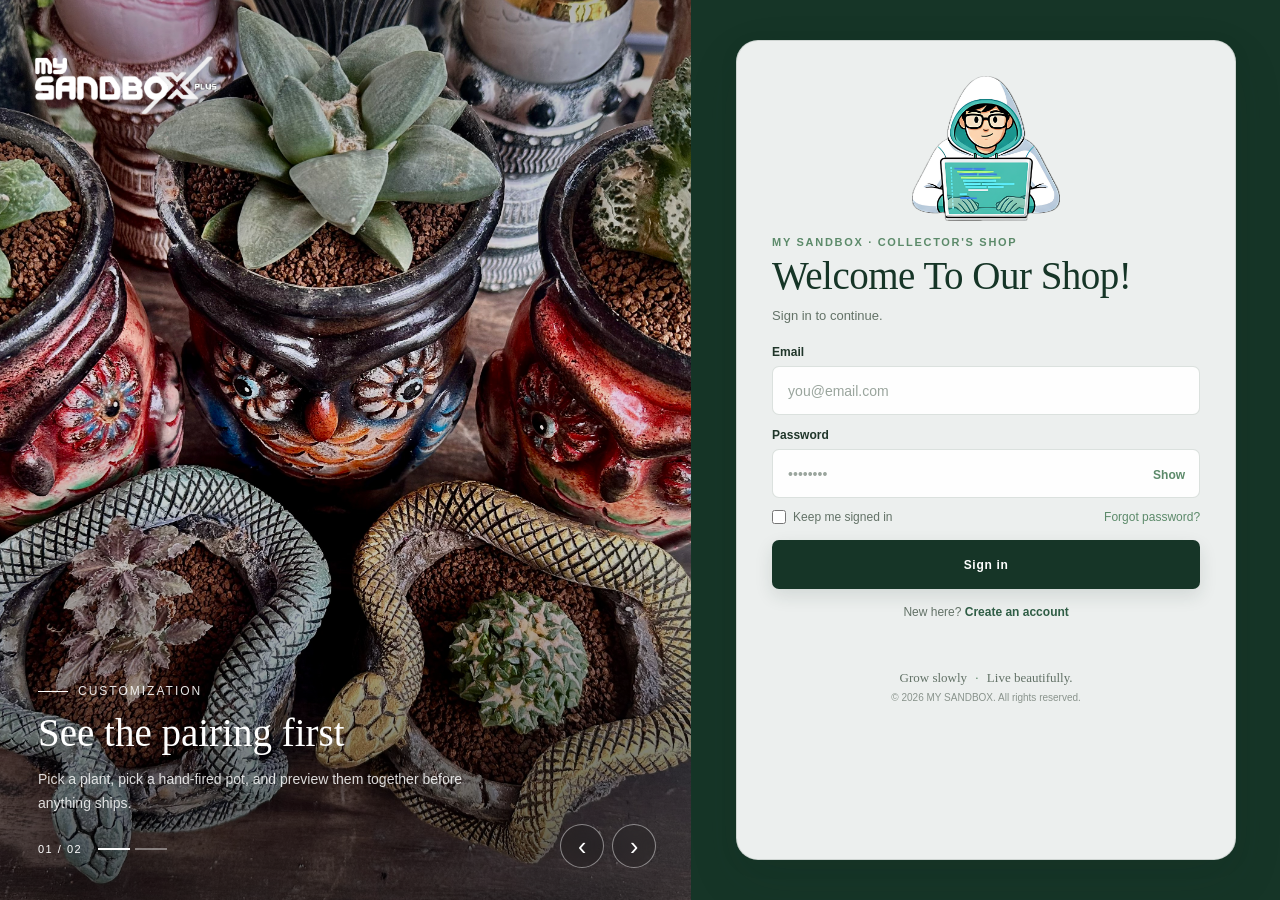
<file: FRONTEND/index.html>
<!DOCTYPE html>
<html lang="en">

<head>
    <meta charset="UTF-8">
    <meta name="viewport" content="width=device-width, initial-scale=1.0">
    <meta name="description" content="MY SANDBOX - A collector's shop for plants and hand-fired pots">
    <title>MY SANDBOX</title>
    <link rel="stylesheet" href="style.css">
</head>

<body>

<div class="page">

    <!-- FEATURED -->

    <section class="featured-section">

        <h1 class="visually-hidden">MY SANDBOX</h1>

        <!-- SLIDE 1 -->

        <div class="slide active">

            <img src="assets/1762958850561_IMG_7708.jpg" alt="Plants and hand-fired pots">

            <div class="image-overlay"></div>

            <!-- BRAND LOGO -->

            <div class="brand-logo">
                <a href="#" aria-label="MY SANDBOX home">
                    <img src="assets/image_2026-01-24_234948998.png" alt="MY SANDBOX">
                </a>
            </div>

            <!-- SLIDE INFORMATION -->

            <div class="slide-info">

                <div class="small-title">
                    <span class="line"></span>
                    <span>Customization</span>
                </div>

                <h2>See the pairing first</h2>

                <p>
                    Pick a plant, pick a hand-fired pot, and preview
                    them together before anything ships.
                </p>

                <div class="slide-number">

                    <span>01 / 02</span>

                    <div class="slide-bars">
                        <span class="active-bar"></span>
                        <span></span>
                    </div>

                </div>

            </div>

        </div>

        <!-- SLIDE 2 -->

        <div class="slide">

            <img src="assets/1763008272173_IMG_8043.jpg" alt="Collection of MY SANDBOX plants">

            <div class="image-overlay"></div>

            <!-- BRAND LOGO -->

            <div class="brand-logo">
                <a href="#" aria-label="MY SANDBOX home">
                    <img src="assets/image_2026-01-24_234948998.png" alt="MY SANDBOX">
                </a>
            </div>

            <!-- SLIDE INFORMATION -->

            <div class="slide-info">

                <div class="small-title">
                    <span class="line"></span>
                    <span>Discover</span>
                </div>

                <h2>Follow the collection</h2>

                <p>
                    Discover new plants, pots, care notes, and
                    updates from the collection.
                </p>

                <div class="slide-number">

                    <span>02 / 02</span>

                    <div class="slide-bars">
                        <span></span>
                        <span class="active-bar"></span>
                    </div>

                </div>

            </div>

        </div>

        <!-- SLIDESHOW NAVIGATION -->

        <nav class="slide-controls" aria-label="Slideshow controls">

            <button type="button" onclick="previousSlide()" aria-label="Previous slide">
                ‹
            </button>

            <button type="button" onclick="nextSlide()" aria-label="Next slide">
                ›
            </button>

        </nav>

    </section>

    <!-- ACCOUNT -->

    <aside class="authentication-section" aria-label="Account Authentication">

        <div class="auth-container">

            <!-- AUTH BRAND -->

            <header class="auth-brand">

                <img src="assets/auth-image.png" alt="MY SANDBOX">

            </header>

            <!-- LOGIN -->
        <section id="loginForm" class="auth-screen">
            <header class="auth-header">
                <p class="shop-label">MY SANDBOX · Collector's Shop</p>
                <h2>Welcome To Our Shop!</h2>
                <p>Sign in to continue.</p>
            </header>

            <form onsubmit="login(event)" novalidate>

                <div class="form-group">
                    <label for="loginEmail">Email</label>
                    <input
                        type="email"
                        id="loginEmail"
                        name="email"
                        placeholder="you@email.com"
                        autocomplete="email"
                        required>
                </div>

                <div class="form-group">
                    <label for="loginPassword">Password</label>

                    <div class="password-field">
                        <input
                            type="password"
                            id="loginPassword"
                            name="password"
                            placeholder="••••••••"
                            autocomplete="current-password"
                            required>

                        <button
                            type="button"
                            onclick="togglePassword('loginPassword', this)"
                            aria-label="Show password">
                            Show
                        </button>
                    </div>
                </div>

                <div class="login-options">
                    <label class="check-label">
                        <input
                            type="checkbox"
                            id="remember"
                            name="remember">

                        <span>Keep me signed in</span>
                    </label>

                    <button
                        type="button"
                        class="forgot"
                        onclick="forgotPassword()">
                        Forgot password?
                    </button>
                </div>

                <button class="main-button" type="submit">
                    Sign in
                </button>

            </form>

            <p class="bottom-text">
                New here?
                <button
                    type="button"
                    class="green-link"
                    onclick="showRegister()">
                    Create an account
                </button>
            </p>
        </section>

            <!-- REGISTER -->

            <section id="registerForm" class="auth-screen hidden">

                <header class="auth-header">

                    <p class="shop-label">
                        MY SANDBOX · Collector's Shop
                    </p>

                    <h2>Create Your Account</h2>

                </header>

                <form onsubmit="register(event)" novalidate>

                    <div class="form-group">

                        <label for="fullName">
                            Full name
                        </label>

                        <input type="text" id="fullName" name="fullName" placeholder="Juan Dela Cruz" autocomplete="name" required>

                    </div>

                    <div class="form-group">

                        <label for="registerEmail">
                            Email
                        </label>

                        <input type="email" id="registerEmail" name="email" placeholder="you@email.com" autocomplete="email" required>

                    </div>

                    <div class="two-column">

                        <div class="form-group">

                            <label for="registerPassword">
                                Password
                            </label>

                            <div class="password-field">

                                <input type="password" id="registerPassword" name="password" placeholder="At least 8 characters" minlength="8" autocomplete="new-password" required>

                                <button type="button" onclick="togglePassword('registerPassword', this)" aria-label="Show password">
                                    Show
                                </button>

                            </div>

                        </div>

                        <div class="form-group">

                            <label for="confirmPassword">
                                Confirm password
                            </label>

                            <div class="password-field">

                                <input type="password" id="confirmPassword" name="confirmPassword" placeholder="Repeat password" minlength="8" autocomplete="new-password" required>

                                <button type="button" onclick="togglePassword('confirmPassword', this)" aria-label="Show password">
                                    Show
                                </button>

                            </div>

                        </div>

                    </div>

                    <button class="main-button" type="submit">
                        Create account
                    </button>

                </form>

                <p class="bottom-text">

                    Already have an account?

                    <button type="button" class="green-link" onclick="showLogin()">
                        Sign in
                    </button>

                </p>

            </section>

            <!-- STATUS MESSAGE -->

            <output id="message" class="message" aria-live="polite"></output>

            <!-- FOOTER -->

            <footer class="sandbox-footer">

                <div>
                    Grow slowly <span>·</span> Live beautifully.
                </div>

                <div class="copyright">
                    © 2026 MY SANDBOX. All rights reserved.
                </div>

            </footer>

        </div>

    </aside>

</div>

<script src="script.js"></script>

</body>
</html>
</file>
<file: FRONTEND/style.css>
:root {
    --forest: #163527;
    --pine: #2F5D45;
    --moss: #5C8A6A;
    --sage: #A9C6A6;
    --mint: #E9F1E4;
    --cream: #F7F4EA;
    --white: #FFFFFF;
    --clay: #C98554;
    --text: #20362A;
    --muted: #637267;
    --line: rgba(22, 53, 39, .15);
}

/* RESET */

* {
    box-sizing: border-box;
    margin: 0;
    padding: 0;
}

html {
    width: 100%;
    min-height: 100%;
}

body {
    width: 100%;
    min-height: 100vh;
    min-height: 100svh;
    background: var(--cream);
    color: var(--text);
    font-family: Arial, Helvetica, sans-serif;
    overflow: hidden;
}

button,
input {
    font: inherit;
}

/* ACCESSIBILITY */

.visually-hidden {
    position: absolute;
    width: 1px;
    height: 1px;
    padding: 0;
    margin: -1px;
    overflow: hidden;
    clip: rect(0, 0, 0, 0);
    white-space: nowrap;
    border: 0;
}

/* MAIN PAGE */

.page {
    width: 100%;
    min-height: 100vh;
    min-height: 100svh;
    display: grid;
    grid-template-columns: minmax(0, 56fr) minmax(360px, 44fr);
}

/* FEATURED */

.featured-section {
    position: relative;
    width: 100%;
    min-width: 0;
    min-height: 100vh;
    min-height: 100svh;
    overflow: hidden;
    background: var(--forest);
}

/* SLIDES */

.slide {
    position: absolute;
    inset: 0;
    width: 100%;
    height: 100%;
    opacity: 0;
    visibility: hidden;
    transition: opacity .6s ease, visibility .6s ease;
}

.slide.active {
    opacity: 1;
    visibility: visible;
}

.slide > img {
    width: 100%;
    height: 100%;
    display: block;
    object-fit: cover;
    transform: scale(1.01);
}

/* IMAGE OVERLAY */

.image-overlay {
    position: absolute;
    inset: 0;
    background: linear-gradient(to bottom, rgba(0, 0, 0, .28), rgba(0, 0, 0, .04) 38%, rgba(0, 0, 0, .18) 60%, rgba(0, 0, 0, .68));
}

/* BRAND LOGO */

.brand-logo {
    position: absolute;
    top: 34px;
    left: 42px;
    z-index: 5;
}

.brand-logo a {
    display: block;
    text-decoration: none;
}

.brand-logo img {
    width: 300px;
    height: auto;
    display: block;
    margin-top: 20px;
    object-fit: contain;
}

/* SLIDE INFORMATION */

.slide-info {
    position: absolute;
    left: 50px;
    bottom: 50px;
    z-index: 5;
    max-width: 520px;
    color: white;
}

.small-title {
    display: flex;
    align-items: center;
    gap: 10px;
    margin-bottom: 15px;
    color: rgba(255, 255, 255, .9);
    font-size: 12px;
    letter-spacing: 2px;
    text-transform: uppercase;
}

.line {
    width: 30px;
    height: 1px;
    flex-shrink: 0;
    background: white;
}

.slide-info h2 {
    margin-bottom: 14px;
    color: white;
    font-family: Georgia, "Times New Roman", serif;
    font-size: clamp(38px, 3.5vw, 55px);
    font-weight: 400;
    line-height: 1.05;
}

.slide-info p {
    max-width: 470px;
    color: rgba(255, 255, 255, .84);
    font-size: 14px;
    line-height: 1.7;
}

/* SLIDE NUMBER */

.slide-number {
    display: flex;
    align-items: center;
    gap: 16px;
    margin-top: 27px;
    font-size: 11px;
    letter-spacing: 1.5px;
}

.slide-bars {
    display: flex;
    gap: 5px;
}

.slide-bars span {
    width: 32px;
    height: 2px;
    background: rgba(255, 255, 255, .4);
}

.slide-bars .active-bar {
    background: white;
}

/* SLIDESHOW CONTROLS */

.slide-controls {
    position: absolute;
    right: 35px;
    bottom: 32px;
    z-index: 10;
    display: flex;
    gap: 8px;
}

.slide-controls button {
    width: 44px;
    height: 44px;
    border: 1px solid rgba(255, 255, 255, .45);
    border-radius: 50%;
    background: rgba(0, 0, 0, .12);
    color: white;
    cursor: pointer;
    font-size: 25px;
    line-height: 1;
    backdrop-filter: blur(8px);
    transition: .2s ease;
}

.slide-controls button:hover {
    background: white;
    color: var(--forest);
    transform: translateY(-2px);
}

/* AUTHENTICATION */

.authentication-section {
    position: relative;
    width: 100%;
    min-width: 0;
    min-height: 100vh;
    min-height: 100svh;
    display: flex;
    justify-content: center;
    align-items: center;
    padding: 20px;
    background: var(--forest);
    border-left: 1px solid rgba(22, 53, 39, .08);
    overflow-y: auto;
    overflow-x: hidden;
}

/* AUTH CONTAINER */

.auth-container {
    width: min(520px, 100%);
    min-height: min(90svh, 850px);
    display: flex;
    flex-direction: column;
    justify-content: flex-start;
    padding: 28px 42px 30px;
    background: rgba(255, 255, 255, .92);
    border: 1px solid rgba(22, 53, 39, .14);
    border-radius: 22px;
    box-shadow: 0 20px 50px rgba(22, 53, 39, .12), 0 5px 18px rgba(22, 53, 39, .08);
    overflow: hidden;
}

/* AUTH LOGO */

.auth-brand {
    width: 100%;
    height: 180px;
    display: flex;
    align-items: flex-start;
    justify-content: center;
    flex-shrink: 0;
    padding-top: 15px;
    margin-bottom: 15px;
    overflow: visible;
    background: transparent;
}

.auth-brand img {
    width: auto;
    height: 170px;
    max-width: 100%;
    display: block;
    object-fit: contain;
    transition: transform .3s ease;
}

.auth-brand:hover img {
    transform: scale(1.03);
}

/* AUTH SCREEN */

.auth-screen {
    width: 100%;
}

.hidden {
    display: none !important;
}

/* AUTH HEADER */

.auth-header {
    margin-bottom: 19px;
}

.shop-label {
    margin-bottom: 8px;
    color: var(--moss);
    font-size: 11px;
    font-weight: 700;
    letter-spacing: 1.7px;
    text-transform: uppercase;
}

.auth-header h2 {
    margin-bottom: 9px;
    color: var(--forest);
    font-family: Georgia, "Times New Roman", serif;
    font-size: 43px;
    font-weight: 400;
    line-height: 1.05;
    letter-spacing: -.5px;
}

.auth-header > p:last-child {
    max-width: 410px;
    color: var(--muted);
    font-size: 14px;
    line-height: 1.55;
}

/* FORMS */

.auth-screen form {
    display: flex;
    flex-direction: column;
    width: 100%;
}

.form-group {
    width: 100%;
    margin-bottom: 0;
}

.form-group label {
    display: block;
    margin-bottom: 7px;
    color: var(--text);
    font-size: 12px;
    font-weight: 700;
}

/* INPUTS */

input {
    width: 100%;
    height: 49px;
    margin-bottom: 13px;
    padding: 0 15px;
    border: 1px solid var(--line);
    border-radius: 7px;
    outline: none;
    background: rgba(255, 255, 255, .94);
    color: var(--text);
    font-size: 14px;
    transition: border-color .2s ease, box-shadow .2s ease, background .2s ease;
}

input:hover {
    border-color: rgba(92, 138, 106, .35);
}

input:focus {
    border-color: var(--moss);
    background: white;
    box-shadow: 0 0 0 3px rgba(92, 138, 106, .08);
}

input::placeholder {
    color: #9AA59D;
}

/* PASSWORD FIELD */

.password-field {
    position: relative;
    width: 100%;
}

.password-field input {
    padding-right: 65px;
}

.password-field button {
    position: absolute;
    top: 42%;
    right: 15px;
    transform: translateY(-50%);
    border: none;
    background: transparent;
    color: var(--moss);
    cursor: pointer;
    font-size: 12px;
    font-weight: 700;
}

.password-field button:hover {
    color: var(--forest);
}

/* LOGIN OPTIONS */

.login-options {
    display: flex;
    align-items: center;
    justify-content: space-between;
    gap: 15px;
    margin: -1px 0 16px;
}

.check-label {
    display: flex;
    align-items: center;
    gap: 7px;
    color: var(--muted);
    font-size: 12px;
    cursor: pointer;
}

.check-label input {
    width: 14px;
    height: 14px;
    margin: 0;
    padding: 0;
    accent-color: var(--forest);
    cursor: pointer;
}

.forgot {
    border: none;
    background: transparent;
    color: var(--moss);
    cursor: pointer;
    font-size: 12px;
    white-space: nowrap;
}

.forgot:hover {
    color: var(--forest);
    text-decoration: underline;
}

/* MAIN BUTTON */

.main-button {
    width: 100%;
    height: 49px;
    border: none;
    border-radius: 7px;
    background: var(--forest);
    color: white;
    cursor: pointer;
    font-size: 12px;
    font-weight: 700;
    letter-spacing: .7px;
    box-shadow: 0 7px 18px rgba(22, 53, 39, .12);
    transition: background .2s ease, transform .2s ease, box-shadow .2s ease;
}

.main-button:hover {
    background: var(--pine);
    transform: translateY(-1px);
    box-shadow: 0 9px 22px rgba(22, 53, 39, .16);
}

.main-button:active {
    transform: translateY(0);
}

/* REGISTER FORM */

.two-column {
    display: grid;
    grid-template-columns: minmax(0, 1fr) minmax(0, 1fr);
    gap: 11px;
    width: 100%;
}

/* BOTTOM TEXT */

.bottom-text {
    margin-top: 14px;
    color: var(--muted);
    text-align: center;
    font-size: 12px;
    line-height: 1.5;
}

.green-link {
    border: none;
    background: transparent;
    color: var(--pine);
    cursor: pointer;
    font-size: 12px;
    font-weight: 700;
}

.green-link:hover {
    color: var(--forest);
    text-decoration: underline;
}

/* MESSAGE */

.message {
    display: block;
    width: 100%;
    min-height: 18px;
    margin-top: 5px;
    color: var(--clay);
    text-align: center;
    font-size: 11px;
    line-height: 1.4;
}

/* FOOTER */

.sandbox-footer {
    width: 100%;
    margin-top: 25px;
    color: var(--muted);
    text-align: center;
    font-family: Georgia, "Times New Roman", serif;
    font-size: 13px;
    line-height: 1.4;
}

.sandbox-footer span {
    padding: 0 5px;
    color: var(--moss);
}

.copyright {
    margin-top: 4px;
    color: #8A948D;
    font-family: Arial, Helvetica, sans-serif;
    font-size: 10px;
}

/* LARGE SCREENS */

@media (min-width: 1500px) {
    .page {
        grid-template-columns: minmax(0, 57fr) minmax(400px, 43fr);
    }

    .authentication-section {
        padding: 25px;
    }

    .auth-container {
        width: min(520px, 100%);
        min-height: min(90svh, 880px);
        padding: 30px 45px 32px;
    }

    .auth-brand {
        height: 185px;
    }

    .auth-brand img {
        height: 175px;
    }

    .auth-header h2 {
        font-size: 46px;
    }

    .auth-header > p:last-child {
        font-size: 15px;
    }

    .brand-logo {
        top: 42px;
        left: 52px;
    }

    .slide-info {
        left: 62px;
        bottom: 58px;
    }
}

/* LAPTOP */

@media (max-width: 1300px) {
    .page {
        grid-template-columns: minmax(0, 54fr) minmax(390px, 46fr);
    }

    .authentication-section {
        padding: 18px;
    }

    .auth-container {
        width: min(500px, 100%);
        min-height: min(92svh, 820px);
        padding: 25px 35px 28px;
    }

    .auth-brand {
        height: 155px;
        padding-top: 10px;
    }

    .auth-brand img {
        height: 145px;
    }

    .auth-header h2 {
        font-size: 39px;
    }

    .auth-header > p:last-child {
        font-size: 13px;
    }

    .brand-logo {
        left: 32px;
        top: 30px;
    }

    .brand-logo img {
        width: 190px;
    }

    .slide-info {
        left: 38px;
        bottom: 45px;
    }

    .slide-info h2 {
        font-size: 39px;
    }
}

/* TABLET */

@media (max-width: 1050px) {
    .page {
        grid-template-columns: minmax(0, 52fr) minmax(380px, 48fr);
    }

    .authentication-section {
        padding: 15px;
    }

    .auth-container {
        width: min(480px, 100%);
        padding: 23px 30px 25px;
    }

    .auth-brand {
        height: 140px;
        padding-top: 8px;
        margin-bottom: 12px;
    }

    .auth-brand img {
        height: 130px;
    }

    .auth-header {
        margin-bottom: 16px;
    }

    .auth-header h2 {
        font-size: 36px;
    }

    .auth-header > p:last-child {
        font-size: 13px;
    }

    input {
        height: 47px;
        margin-bottom: 11px;
    }

    .main-button {
        height: 47px;
    }

    .slide-info {
        left: 30px;
        bottom: 38px;
        max-width: 440px;
    }

    .slide-info h2 {
        font-size: 35px;
    }

    .slide-info p {
        font-size: 13px;
    }

    .brand-logo {
        left: 28px;
        top: 25px;
    }

    .brand-logo img {
        width: 160px;
    }
}

/* TABLET / MOBILE */

@media (max-width: 900px) {
    body {
        overflow-y: auto;
        overflow-x: hidden;
    }

    .page {
        display: block;
        width: 100%;
        min-height: 100vh;
        min-height: 100svh;
    }

    .featured-section {
        width: 100%;
        height: 55svh;
        min-height: 400px;
        max-height: 650px;
    }

    .authentication-section {
        width: 100%;
        min-height: 600px;
        padding: 35px 20px;
        border-left: none;
        overflow: visible;
    }

    .auth-container {
        width: min(520px, 100%);
        min-height: auto;
        padding: 28px 38px 30px;
    }

    .auth-brand {
        height: 150px;
    }

    .auth-brand img {
        height: 140px;
    }

    .auth-header h2 {
        font-size: 38px;
    }

    .auth-header > p:last-child {
        font-size: 14px;
    }

    .slide-info {
        left: 30px;
        right: 30px;
        bottom: 35px;
    }

    .slide-info h2 {
        font-size: 34px;
    }

    .slide-info p {
        font-size: 12px;
    }

    .brand-logo {
        top: 24px;
        left: 28px;
    }

    .brand-logo img {
        width: 150px;
    }

    .slide-controls {
        right: 25px;
        bottom: 25px;
    }
}

/* MOBILE */

@media (max-width: 750px) {
    .featured-section {
        height: 52svh;
        min-height: 360px;
    }

    .authentication-section {
        min-height: 680px;
        padding: 30px 16px;
    }

    .auth-container {
        width: min(500px, 100%);
        padding: 27px 30px 28px;
        border-radius: 20px;
    }

    .auth-brand {
        height: 135px;
        padding-top: 8px;
        margin-bottom: 12px;
    }

    .auth-brand img {
        height: 125px;
    }

    .auth-header h2 {
        font-size: 35px;
    }

    .auth-header > p:last-child {
        font-size: 13px;
    }

    .shop-label {
        font-size: 10px;
    }

    .slide-info {
        left: 25px;
        right: 25px;
        bottom: 25px;
    }

    .slide-info h2 {
        font-size: 30px;
    }

    .slide-info p {
        max-width: 390px;
        font-size: 11px;
    }

    .brand-logo {
        top: 20px;
        left: 22px;
    }

    .brand-logo img {
        width: 135px;
    }

    .slide-controls {
        right: 18px;
        bottom: 18px;
    }

    .slide-controls button {
        width: 40px;
        height: 40px;
        font-size: 22px;
    }
}

/* SMALL MOBILE */

@media (max-width: 600px) {
    .featured-section {
        height: 48svh;
        min-height: 330px;
    }

    .authentication-section {
        min-height: 700px;
        padding: 25px 12px;
    }

    .auth-container {
        width: 100%;
        padding: 25px 24px 27px;
        border-radius: 18px;
    }

    .auth-brand {
        height: 125px;
    }

    .auth-brand img {
        height: 115px;
    }

    .auth-header {
        margin-bottom: 17px;
    }

    .auth-header h2 {
        font-size: 32px;
    }

    .auth-header > p:last-child {
        font-size: 13px;
    }

    .two-column {
        grid-template-columns: 1fr;
        gap: 0;
    }

    .login-options {
        align-items: flex-start;
        gap: 10px;
    }

    .slide-info h2 {
        font-size: 27px;
    }

    .slide-info p {
        font-size: 10px;
        line-height: 1.5;
    }

    .small-title {
        font-size: 10px;
    }

    .brand-logo img {
        width: 120px;
    }
}

/* VERY SMALL MOBILE */

@media (max-width: 420px) {
    .featured-section {
        height: 45svh;
        min-height: 300px;
    }

    .authentication-section {
        min-height: 700px;
        padding: 20px 10px;
    }

    .auth-container {
        padding: 23px 20px 25px;
        border-radius: 16px;
    }

    .auth-brand {
        height: 110px;
        padding-top: 5px;
        margin-bottom: 10px;
    }

    .auth-brand img {
        height: 100px;
    }

    .shop-label {
        font-size: 9px;
        letter-spacing: 1.3px;
    }

    .auth-header h2 {
        font-size: 29px;
    }

    .auth-header > p:last-child {
        font-size: 12px;
    }

    input {
        height: 46px;
        font-size: 13px;
    }

    .main-button {
        height: 46px;
    }

    .bottom-text {
        font-size: 11px;
    }

    .green-link {
        font-size: 11px;
    }

    .slide-info {
        left: 20px;
        right: 20px;
        bottom: 20px;
    }

    .slide-info h2 {
        font-size: 24px;
    }

    .slide-number {
        margin-top: 18px;
        font-size: 9px;
    }

    .slide-bars span {
        width: 25px;
    }

    .slide-controls {
        right: 12px;
        bottom: 12px;
    }

    .slide-controls button {
        width: 36px;
        height: 36px;
        font-size: 20px;
    }

    .brand-logo {
        top: 15px;
        left: 17px;
    }

    .brand-logo img {
        width: 105px;
    }
}

/* EXTRA SMALL DEVICES */

@media (max-width: 350px) {
    .authentication-section {
        padding: 15px 8px;
    }

    .auth-container {
        padding: 20px 16px 22px;
    }

    .auth-brand {
        height: 100px;
    }

    .auth-brand img {
        height: 90px;
    }

    .auth-header h2 {
        font-size: 26px;
    }

    .login-options {
        flex-direction: column;
        align-items: flex-start;
    }

    .forgot {
        white-space: normal;
    }
}
</file>
<file: FRONTEND/members.css>
:root {
    --forest: #163527;
    --pine: #2F5D45;
    --moss: #5C8A6A;
    --sage: #A9C6A6;
    --mint: #E9F1E4;
    --clay: #C98554;
    --white: #F7FAF3;
    --line: rgba(22, 53, 39, 0.25);
    --shadow: 8px 8px 0 rgba(22, 53, 39, 0.13);
    --soft-shadow: 0 20px 50px rgba(22, 53, 39, 0.12);
}

* {
    box-sizing: border-box;
    margin: 0;
    padding: 0;
}

html {
    scroll-behavior: smooth;
}

body {
    background: var(--mint);
    color: var(--forest);
    font-family: Arial, Helvetica, sans-serif;
    overflow-x: hidden;
}

body.modal-open {
    overflow: hidden;
}

button,
a {
    font: inherit;
}

button {
    cursor: pointer;
}

a {
    color: inherit;
    text-decoration: none;
}

img {
    display: block;
    max-width: 100%;
}

section {
    position: relative;
}

/* LOADING SCREEN */

.plant-loader {
    position: fixed;
    inset: 0;
    z-index: 1000;
    width: 100%;
    height: 100vh;
    background: var(--forest);
    color: var(--mint);
    display: flex;
    align-items: center;
    justify-content: center;
    transition: opacity 0.7s ease, visibility 0.7s ease;
}

.plant-loader.hide {
    opacity: 0;
    visibility: hidden;
    pointer-events: none;
}

.loading-interface {
    width: 90%;
    min-height: 85vh;
    display: flex;
    flex-direction: column;
    justify-content: space-between;
}

.loading-top {
    display: flex;
    justify-content: space-between;
    align-items: center;
    padding-bottom: 20px;
    border-bottom: 1px solid rgba(233, 241, 228, 0.25);
    font-size: 13px;
    letter-spacing: 2px;
}

.loading-character {
    position: relative;
    min-height: 300px;
    display: flex;
    align-items: center;
    justify-content: center;
    border: 1px solid rgba(233, 241, 228, 0.25);
    overflow: hidden;
}

.loading-character img {
    width: 1000px;
    height: 350px;
    object-fit: contain;
    animation: loadingFloat 3s ease-in-out infinite;
}

.loading-character-label {
    position: absolute;
    top: 18px;
    left: 20px;
    font-size: 11px;
    letter-spacing: 2px;
}

.loading-corner {
    position: absolute;
    bottom: 18px;
    font-size: 12px;
    letter-spacing: 2px;
}

.loading-corner-left {
    left: 20px;
}

.loading-corner-right {
    right: 20px;
}

@keyframes loadingFloat {
    0%, 100% {
        transform: translateY(0);
    }

    50% {
        transform: translateY(-10px);
    }
}

.loading-information {
    width: 100%;
}

.loading-information > p {
    color: var(--sage);
    font-size: 12px;
    letter-spacing: 2px;
    margin-bottom: 12px;
}

.loading-title-row {
    display: flex;
    align-items: flex-end;
    justify-content: space-between;
}

.loading-title-row h1 {
    font-size: clamp(40px, 8vw, 90px);
    line-height: 0.9;
    font-weight: 700;
}

#loadingPercent {
    font-size: 24px;
    font-weight: bold;
}

.loading-progress {
    width: 100%;
    height: 8px;
    margin-top: 28px;
    background: rgba(233, 241, 228, 0.15);
    overflow: hidden;
}

#loadingProgressBar {
    width: 0%;
    height: 100%;
    background: var(--clay);
    transition: width 0.1s linear;
}

.loading-meta {
    display: flex;
    justify-content: space-between;
    gap: 20px;
    margin-top: 12px;
    color: var(--sage);
    font-size: 11px;
    letter-spacing: 1px;
}

.loading-footer {
    display: flex;
    justify-content: space-between;
    gap: 20px;
    padding-top: 20px;
    border-top: 1px solid rgba(233, 241, 228, 0.25);
    font-size: 11px;
    letter-spacing: 1.5px;
    color: var(--sage);
}

/* SITE HEADER */

.site-header {
    position: fixed;
    top: 0;
    left: 0;
    z-index: 100;
    width: 100%;
    height: 82px;
    display: flex;
    align-items: center;
    justify-content: space-between;
    padding: 0 35px;
    background: rgba(233, 241, 228, 0.94);
    backdrop-filter: blur(12px);
    border-bottom: 1px solid var(--line);
}

.site-logo {
    width: 58px;
    height: 58px;
    display: flex;
    align-items: center;
    justify-content: center;
}

.site-logo img {
    width: 58px;
    height: 58px;
    object-fit: contain;
}

.site-nav {
    position: absolute;
    left: 50%;
    transform: translateX(-50%);
    display: flex;
    align-items: center;
    justify-content: center;
    gap: 55px;
}

.nav-link {
    font-size: 20px;
    font-weight: 800;
    letter-spacing: 2px;
    padding: 10px 4px;
    position: relative;
}

.nav-link::after {
    content: "";
    position: absolute;
    left: 0;
    bottom: 2px;
    width: 0;
    height: 3px;
    background: var(--clay);
    transition: width 0.2s ease;
}

.nav-link:hover::after,
.nav-link.active::after {
    width: 100%;
}

.exit-button {
    border: 1px solid var(--forest);
    background: transparent;
    color: var(--forest);
    padding: 10px 4px;
    font-size: 20px;
    font-weight: 800;
    letter-spacing: 2px;
    transition: background 0.2s ease, color 0.2s ease;
}

.exit-button:hover {
    background: var(--forest);
    color: var(--white);
}

/* HOME */

.hero-section {
    min-height: 100vh;
    padding: 150px 5% 80px;
    background: radial-gradient(circle at 20% 20%, rgba(169, 198, 166, 0.45), transparent 28%), radial-gradient(circle at 80% 70%, rgba(201, 133, 84, 0.15), transparent 25%), var(--mint);
    overflow: hidden;
}

.paper-grid {
    position: absolute;
    inset: 0;
    pointer-events: none;
    opacity: 0.25;
    background-image: linear-gradient(rgba(22, 53, 39, 0.08) 1px, transparent 1px), linear-gradient(90deg, rgba(22, 53, 39, 0.08) 1px, transparent 1px);
    background-size: 45px 45px;
}

.hero-depth {
    position: absolute;
    inset: 0;
    pointer-events: none;
}

.depth-circle {
    position: absolute;
    border: 1px solid rgba(47, 93, 69, 0.2);
    border-radius: 50%;
}

.depth-one {
    width: 480px;
    height: 480px;
    right: -150px;
    top: 100px;
}

.depth-two {
    width: 280px;
    height: 280px;
    left: -100px;
    bottom: 120px;
}

.depth-line {
    position: absolute;
    width: 45%;
    height: 1px;
    background: rgba(47, 93, 69, 0.18);
}

.depth-line-one {
    top: 32%;
    left: 0;
    transform: rotate(-15deg);
}

.depth-line-two {
    bottom: 25%;
    right: 0;
    transform: rotate(12deg);
}

.hero-content {
    position: relative;
    z-index: 2;
    max-width: 900px;
    margin: 0 auto;
    text-align: center;
}

.hero-kicker {
    font-size: 12px;
    letter-spacing: 3px;
    font-weight: bold;
    color: var(--pine);
}

.hero-content h2 {
    margin-top: 18px;
    font-size: clamp(50px, 8vw, 100px);
    line-height: 0.9;
    letter-spacing: -4px;
}

.hero-content h2 span {
    display: block;
    color: var(--pine);
}

.hero-description {
    max-width: 600px;
    margin: 25px auto;
    font-size: 17px;
    line-height: 1.6;
    color: var(--pine);
}

.personality-instruction {
    margin-top: 20px;
    font-size: 13px;
    letter-spacing: 1.5px;
}

.personality-instruction strong {
    color: var(--clay);
}

.discover-button {
    margin-top: 25px;
    padding: 16px 24px;
    border: 0;
    background: var(--forest);
    color: var(--white);
    font-weight: bold;
    letter-spacing: 1px;
    box-shadow: var(--shadow);
    transition: transform 0.2s ease, background 0.2s ease;
}

.discover-button span {
    margin-left: 12px;
}

.discover-button:hover {
    transform: translateY(-4px);
    background: var(--clay);
}

/* HOME PERSONALITY CARDS */

.personality-cards {
    position: relative;
    z-index: 3;
    width: min(1200px, 96%);
    margin: 70px auto 0;
    display: flex;
    align-items: stretch;
    justify-content: center;
    gap: 20px;
}

.personality-card {
    position: relative;
    width: 25%;
    min-height: 360px;
    overflow: hidden;
    border: 1px solid var(--forest);
    background: var(--white);
    box-shadow: var(--shadow);
    transition: transform 0.25s ease, box-shadow 0.25s ease;
}

.personality-card:nth-child(1) {
    transform: rotate(-2deg);
}

.personality-card:nth-child(2) {
    transform: rotate(1deg);
}

.personality-card:nth-child(3) {
    transform: rotate(-1deg);
}

.personality-card:nth-child(4) {
    transform: rotate(2deg);
}

.personality-card:hover {
    transform: translateY(-12px) rotate(0deg);
    box-shadow: 12px 15px 0 rgba(22, 53, 39, 0.16);
}

.personality-card img {
    width: 100%;
    height: 280px;
    object-fit: cover;
    object-position: center;
    padding: 0;
    background: var(--sage);
}

.personality-number {
    position: absolute;
    top: 12px;
    left: 12px;
    z-index: 2;
    width: 38px;
    height: 38px;
    display: flex;
    align-items: center;
    justify-content: center;
    background: var(--forest);
    color: var(--white);
    font-size: 12px;
    font-weight: bold;
}

.personality-card-info {
    min-height: 80px;
    padding: 15px 17px;
    display: flex;
    flex-direction: column;
    justify-content: center;
}

.personality-card-info strong {
    font-size: 19px;
    letter-spacing: 1px;
}

.personality-card-info span {
    margin-top: 5px;
    font-size: 10px;
    letter-spacing: 1.5px;
    color: var(--pine);
}

.hero-bottom-note {
    position: relative;
    z-index: 3;
    margin-top: 60px;
    text-align: center;
    font-size: 10px;
    letter-spacing: 2px;
    color: var(--pine);
}

/* MEMBERS */

.members-section {
    position: relative;
    padding: 110px 5% 100px;
    background: var(--forest);
    color: var(--white);
    overflow: hidden;
}

.members-background-number {
    position: absolute;
    top: 40px;
    right: -40px;
    font-size: clamp(100px, 18vw, 260px);
    font-weight: 900;
    color: rgba(169, 198, 166, 0.05);
    pointer-events: none;
}

.members-heading {
    position: relative;
    z-index: 2;
    max-width: 1200px;
    margin: 0 auto;
    display: flex;
    align-items: flex-end;
    justify-content: space-between;
    gap: 50px;
}

.section-label {
    color: var(--sage);
    font-size: 11px;
    letter-spacing: 2px;
    font-weight: bold;
}

.members-heading h2,
.about-heading h2 {
    margin-top: 10px;
    font-size: clamp(48px, 7vw, 90px);
    line-height: 0.9;
    letter-spacing: -3px;
}

.members-heading h2 span,
.about-heading h2 span {
    color: var(--sage);
}

.section-lead {
    max-width: 580px;
    margin-top: 20px;
    color: rgba(247, 250, 243, 0.72);
    line-height: 1.6;
}

.system-panel {
    width: 330px;
    padding: 20px;
    flex-shrink: 0;
    border: 1px solid rgba(233, 241, 228, 0.2);
    background: rgba(47, 93, 69, 0.35);
}

.system-panel-top {
    display: flex;
    justify-content: space-between;
    font-size: 10px;
    letter-spacing: 1.5px;
}

.system-panel-top strong {
    color: var(--sage);
}

.system-meter {
    height: 7px;
    margin: 20px 0;
    background: rgba(233, 241, 228, 0.12);
}

.system-meter span {
    display: block;
    width: 78%;
    height: 100%;
    background: var(--sage);
}

.system-readout {
    display: flex;
    flex-wrap: wrap;
    gap: 8px 15px;
    font-size: 9px;
    color: var(--sage);
}

.system-panel p {
    margin-top: 18px;
    font-size: 9px;
    line-height: 1.5;
    color: var(--clay);
}

/* SANDBOX INTRODUCTION */

.sandbox-introduction {
    position: relative;
    z-index: 2;
    max-width: 1200px;
    margin: 70px auto 25px;
    padding: 25px 0;
    border-top: 1px solid rgba(233, 241, 228, 0.2);
    border-bottom: 1px solid rgba(233, 241, 228, 0.2);
    display: flex;
    align-items: center;
    justify-content: space-between;
    gap: 40px;
}

.sandbox-introduction span {
    font-size: 10px;
    letter-spacing: 2px;
    color: var(--sage);
}

.sandbox-introduction h3 {
    margin-top: 8px;
    font-size: 21px;
}

.sandbox-introduction p {
    margin-top: 5px;
    color: rgba(247, 250, 243, 0.6);
}

.sandbox-introduction > strong {
    color: var(--clay);
    font-size: 11px;
    letter-spacing: 1px;
    white-space: nowrap;
}

/* PERSONALITY FIELD */

.personality-field {
    max-width: 1200px;
    margin: 0 auto 20px;
    display: flex;
    align-items: center;
    justify-content: space-between;
    gap: 20px;
    color: var(--sage);
    font-size: 10px;
    letter-spacing: 1.5px;
}

.personality-field strong {
    color: var(--white);
}

/* MEMBER LIST */

.members-list {
    position: relative;
    z-index: 2;
    width: min(1200px, 100%);
    margin: 0 auto;
    display: flex;
    flex-wrap: wrap;
    gap: 25px;
}

/* MEMBER CARD */

.member-card {
    --personality: var(--pine);
    width: calc(50% - 12.5px);
    min-height: 570px;
    padding: 20px;
    display: flex;
    flex-direction: column;
    justify-content: space-between;
    background: linear-gradient(145deg, rgba(247, 250, 243, 0.08), rgba(47, 93, 69, 0.55));
    border: 1px solid rgba(247, 250, 243, 0.18);
    box-shadow: 0 18px 40px rgba(0, 0, 0, 0.18);
    transition: transform 0.25s ease, border-color 0.25s ease;
}

.member-card:hover {
    transform: translateY(-8px);
    border-color: var(--personality);
}

.member-anxiety {
    --personality: var(--pine);
}

.member-ennui {
    --personality: var(--moss);
}

.member-pressure {
    --personality: var(--clay);
}

.member-clown {
    --personality: var(--sage);
}

/* CARD HEADER */

.member-card-header {
    display: flex;
    justify-content: space-between;
    padding-bottom: 15px;
    border-bottom: 1px solid rgba(247, 250, 243, 0.14);
    font-size: 10px;
    letter-spacing: 1.5px;
}

.member-card-header strong {
    color: var(--personality);
}

/* CARD MAIN */

.member-card-main {
    display: flex;
    align-items: stretch;
    gap: 20px;
    flex: 1;
    padding: 20px 0;
}

.personality-image {
    position: relative;
    width: 55%;
    min-height: 330px;
    overflow: hidden;
    background: #000;
    border: 1px solid rgba(247, 250, 243, 0.15);
}

.personality-image::after {
    content: "";
    position: absolute;
    inset: 0;
    background: linear-gradient(to top, rgba(0, 0, 0, 0.65), transparent 55%);
    pointer-events: none;
}

.personality-image img {
    width: 100%;
    height: 100%;
    object-fit: cover;
    object-position: center;
    transform: scale(1);
    transition: transform 0.3s ease;
}

.member-card:hover .personality-image img {
    transform: scale(0.96);
}

.image-placeholder {
    position: absolute;
    top: 15px;
    left: 15px;
    z-index: 2;
    padding: 6px 8px;
    background: rgba(0, 0, 0, 0.55);
    color: var(--white);
    font-size: 9px;
    letter-spacing: 1px;
}

.image-label {
    position: absolute;
    bottom: 15px;
    left: 15px;
    z-index: 2;
    color: var(--white);
    font-size: 10px;
    letter-spacing: 1.5px;
}

/* CARD INFO */

.member-card-info {
    width: 45%;
    display: flex;
    flex-direction: column;
    justify-content: center;
}

.detected-label {
    color: var(--personality);
    font-size: 9px;
    letter-spacing: 1.5px;
}

.member-card-info h3 {
    margin-top: 8px;
    font-size: clamp(25px, 3vw, 40px);
    line-height: 0.95;
}

.member-card-info > p {
    margin-top: 15px;
    color: rgba(247, 250, 243, 0.7);
    line-height: 1.5;
    font-size: 13px;
}

/* READOUT */

.member-readout {
    margin-top: 30px;
    display: flex;
    flex-direction: column;
    gap: 8px;
}

.member-readout span {
    display: flex;
    justify-content: space-between;
    gap: 15px;
    padding-bottom: 8px;
    border-bottom: 1px solid rgba(247, 250, 243, 0.12);
    font-size: 9px;
    color: rgba(247, 250, 243, 0.5);
}

.member-readout strong {
    color: var(--white);
}

/* CARD FOOTER */

.member-card-footer {
    display: flex;
    align-items: center;
    justify-content: space-between;
    gap: 20px;
    padding-top: 18px;
    border-top: 1px solid rgba(247, 250, 243, 0.14);
}

.member-card-footer p {
    max-width: 280px;
    color: rgba(247, 250, 243, 0.6);
    font-size: 10px;
    line-height: 1.5;
}

.reveal-button {
    border: 1px solid var(--personality);
    background: transparent;
    color: var(--white);
    padding: 12px 15px;
    font-size: 10px;
    font-weight: bold;
    letter-spacing: 1px;
    white-space: nowrap;
    transition: background 0.2s ease, color 0.2s ease;
}

.reveal-button:hover {
    background: var(--personality);
    color: var(--forest);
}

/* BOTTOM NOTE */

.members-bottom-note {
    position: relative;
    z-index: 2;
    max-width: 1200px;
    margin: 60px auto 0;
    padding-top: 25px;
    border-top: 1px solid rgba(247, 250, 243, 0.2);
    display: flex;
    align-items: center;
    justify-content: space-between;
    gap: 30px;
}

.members-bottom-note span {
    font-size: 10px;
    letter-spacing: 2px;
    color: var(--sage);
}

.members-bottom-note p {
    max-width: 600px;
    font-size: 12px;
    color: rgba(247, 250, 243, 0.65);
}

.members-bottom-note strong {
    font-size: 9px;
    color: var(--clay);
    white-space: nowrap;
}

/* ABOUT */

.about-section {
    position: relative;
    padding: 110px 5% 100px;
    background: var(--mint);
    color: var(--forest);
    overflow: hidden;
}

.about-background-number {
    position: absolute;
    right: -30px;
    top: 20px;
    font-size: clamp(180px, 30vw, 420px);
    font-weight: 900;
    color: rgba(47, 93, 69, 0.05);
}

.about-heading {
    position: relative;
    z-index: 2;
    max-width: 1200px;
    margin: 0 auto;
}

.about-heading > p:last-child {
    max-width: 600px;
    margin-top: 20px;
    color: var(--pine);
    line-height: 1.6;
}

/* ABOUT CONSOLE */

.about-console {
    position: relative;
    z-index: 2;
    width: min(1200px, 100%);
    margin: 60px auto 0;
    border: 1px solid var(--line);
    background: var(--white);
    box-shadow: var(--soft-shadow);
}

.console-header {
    display: flex;
    justify-content: space-between;
    gap: 20px;
    padding: 16px 20px;
    background: var(--forest);
    color: var(--white);
    font-size: 10px;
    letter-spacing: 1.5px;
}

.console-header strong {
    color: var(--sage);
}

/* ABOUT MEMBER LIST */

.about-member-list {
    display: flex;
    flex-wrap: wrap;
}

.about-member {
    width: 50%;
    min-height: 220px;
    padding: 30px;
    display: flex;
    gap: 25px;
    border-bottom: 1px solid var(--line);
}

.about-member:nth-child(odd) {
    border-right: 1px solid var(--line);
}

.about-number {
    font-size: 14px;
    font-weight: bold;
    color: var(--clay);
}

.about-member > div:last-child {
    flex: 1;
}

.about-member > div:last-child > span {
    font-size: 10px;
    letter-spacing: 2px;
    color: var(--pine);
    font-weight: bold;
}

.about-member h3 {
    margin-top: 8px;
    font-size: 24px;
}

.about-member strong {
    display: block;
    margin-top: 7px;
    font-size: 10px;
    letter-spacing: 1px;
    color: var(--moss);
}

.about-member p {
    margin-top: 14px;
    font-size: 13px;
    line-height: 1.6;
    color: var(--pine);
}

/* ABOUT */

.about-final {
    padding: 35px;
    background: var(--forest);
    color: var(--white);
}

.about-final span {
    color: var(--sage);
    font-size: 10px;
    letter-spacing: 2px;
}

.about-final p {
    margin-top: 12px;
    font-size: 18px;
}

.about-final strong {
    display: block;
    margin-top: 8px;
    color: var(--clay);
    font-size: 12px;
    letter-spacing: 1px;
}

/* MEMBER MODAL */

.member-modal {
    position: fixed;
    inset: 0;
    z-index: 500;
    display: flex;
    align-items: center;
    justify-content: center;
    padding: 30px;
    background: rgba(22, 53, 39, 0.82);
    backdrop-filter: blur(8px);
    opacity: 0;
    visibility: hidden;
    pointer-events: none;
    transition: opacity 0.3s ease, visibility 0.3s ease;
}

.member-modal.open {
    opacity: 1;
    visibility: visible;
    pointer-events: auto;
}

.modal-window {
    position: relative;
    width: min(1050px, 95vw);
    max-height: 90vh;
    display: flex;
    background: var(--white);
    color: var(--forest);
    overflow: hidden;
    box-shadow: 15px 15px 0 rgba(0, 0, 0, 0.2);
}

.modal-close {
    position: absolute;
    top: 15px;
    right: 15px;
    z-index: 5;
    width: 42px;
    height: 42px;
    border: 0;
    background: var(--forest);
    color: var(--white);
    font-size: 25px;
    line-height: 1;
}

.modal-image-area {
    position: relative;
    width: 45%;
    min-height: 650px;
    background: #050505;
    overflow: hidden;
    display: flex;
    align-items: center;
    justify-content: center;
}

.modal-image-grid {
    position: absolute;
    inset: 0;
    opacity: 0.15;
    background-image: linear-gradient(rgba(233, 241, 228, 0.3) 1px, transparent 1px), linear-gradient(90deg, rgba(233, 241, 228, 0.3) 1px, transparent 1px);
    background-size: 35px 35px;
}

.modal-image-area img {
    position: relative;
    z-index: 2;
    width: 100%;
    height: 100%;
    object-fit: cover;
}

.modal-image-label {
    position: absolute;
    z-index: 4;
    top: 20px;
    left: 20px;
    padding: 7px 10px;
    background: var(--clay);
    color: var(--white);
    font-size: 9px;
    letter-spacing: 1px;
}

.modal-image-placeholder {
    position: absolute;
    z-index: 1;
    color: rgba(247, 250, 243, 0.4);
    font-size: 12px;
    letter-spacing: 2px;
}

#modalNumber {
    position: absolute;
    z-index: 4;
    bottom: 20px;
    left: 20px;
    color: var(--white);
    font-size: 11px;
    letter-spacing: 2px;
}

.modal-content {
    width: 55%;
    padding: 55px;
    overflow-y: auto;
}

.modal-small-label {
    color: var(--clay);
    font-size: 10px;
    letter-spacing: 2px;
    font-weight: bold;
}

.modal-content > h2 {
    margin-top: 10px;
    font-size: clamp(42px, 6vw, 75px);
    line-height: 0.9;
}

.modal-role {
    margin-top: 10px;
    color: var(--pine);
    font-weight: bold;
    font-size: 12px;
}

.modal-content > h3 {
    margin-top: 25px;
    font-size: 25px;
}

.modal-details {
    margin-top: 25px;
    padding: 15px 0;
    border-top: 1px solid var(--line);
    border-bottom: 1px solid var(--line);
    display: flex;
    flex-wrap: wrap;
    gap: 25px;
}

.modal-details div {
    display: flex;
    flex-direction: column;
    gap: 5px;
}

.modal-details span,
.modal-block > span,
.modal-status-box > span {
    font-size: 9px;
    letter-spacing: 1.5px;
    color: var(--moss);
    font-weight: bold;
}

.modal-details strong {
    font-size: 12px;
    word-break: break-word;
}

.modal-block {
    margin-top: 25px;
}

.modal-block p {
    margin-top: 9px;
    line-height: 1.6;
    font-size: 14px;
    color: var(--pine);
}

.modal-status-box {
    margin-top: 25px;
    padding: 15px;
    background: var(--mint);
    border-left: 4px solid var(--clay);
}

.modal-status-box strong {
    display: block;
    margin-top: 7px;
    font-size: 11px;
}

/* LOGOUT MODAL */

.logout-modal {
    position: fixed;
    inset: 0;
    z-index: 600;
    display: flex;
    align-items: center;
    justify-content: center;
    padding: 25px;
    background: rgba(22, 53, 39, 0.78);
    backdrop-filter: blur(8px);
    opacity: 0;
    visibility: hidden;
    pointer-events: none;
    transition: opacity 0.25s ease, visibility 0.25s ease;
}

.logout-modal.open {
    opacity: 1;
    visibility: visible;
    pointer-events: auto;
}

.logout-window {
    width: min(500px, 95vw);
    padding: 45px;
    background: var(--white);
    color: var(--forest);
    text-align: center;
    box-shadow: var(--shadow);
}

.logout-small {
    color: var(--clay);
    font-size: 10px;
    letter-spacing: 2px;
}

.logout-window h2 {
    margin-top: 12px;
    font-size: 60px;
    line-height: 0.9;
}

.logout-window p {
    margin-top: 15px;
    color: var(--pine);
}

.logout-actions {
    display: flex;
    justify-content: center;
    gap: 10px;
    margin-top: 30px;
}

.logout-actions button {
    min-width: 100px;
    padding: 12px 20px;
    border: 1px solid var(--forest);
    font-weight: bold;
}

#cancelLogout {
    background: transparent;
    color: var(--forest);
}

#confirmLogout {
    background: var(--forest);
    color: var(--white);
}

#confirmLogout:hover {
    background: var(--clay);
    border-color: var(--clay);
}

/* FOOTER */

.site-footer {
    min-height: 120px;
    padding: 30px 5%;
    display: flex;
    align-items: center;
    justify-content: space-between;
    gap: 30px;
    background: var(--forest);
    color: var(--white);
}

.site-footer div {
    display: flex;
    flex-direction: column;
    gap: 5px;
}

.site-footer strong {
    font-size: 11px;
    letter-spacing: 1.5px;
}

.site-footer span {
    color: var(--sage);
    font-size: 10px;
}

/* RESPONSIVE */

@media (max-width: 1100px) {
    .members-heading {
        flex-direction: column;
        align-items: stretch;
    }

    .system-panel {
        width: 100%;
    }

    .personality-card {
        min-height: 320px;
    }

    .personality-card img {
        height: 235px;
    }
}

@media (max-width: 900px) {
    .site-header {
        padding: 0 20px;
    }

    .site-nav {
        gap: 25px;
    }

    .nav-link {
        font-size: 16px;
    }

    .exit-button {
        font-size: 16px;
        letter-spacing: 2px;
    }

    .personality-cards {
        flex-wrap: wrap;
    }

    .personality-card {
        width: calc(50% - 10px);
    }

    .member-card {
        width: 100%;
    }

    .about-member {
        width: 100%;
    }

    .about-member:nth-child(odd) {
        border-right: 0;
    }

    .modal-window {
        flex-direction: column;
        max-height: 92vh;
    }

    .modal-image-area {
        width: 100%;
        min-height: 300px;
        height: 40vh;
    }

    .modal-content {
        width: 100%;
        padding: 35px;
    }
}

@media (max-width: 700px) {
    .site-logo {
        width: 45px;
        height: 45px;
    }

    .site-logo img {
        width: 45px;
        height: 45px;
    }

    .site-nav {
        position: static;
        transform: none;
        gap: 16px;
    }

    .nav-link {
        font-size: 13px;
        letter-spacing: 1px;
    }

    .exit-button {
        padding: 10px 4px;
        font-size: 13px;
        letter-spacing: 1px;
    }

    .hero-section {
        padding-top: 125px;
    }

    .hero-content h2 {
        font-size: 54px;
        letter-spacing: -2px;
    }

    .personality-card {
        min-height: 300px;
    }

    .personality-card img {
        height: 210px;
    }

    .member-card-main {
        flex-direction: column;
    }

    .personality-image,
    .member-card-info {
        width: 100%;
    }

    .personality-image {
        min-height: 350px;
    }

    .member-card-footer {
        align-items: flex-start;
        flex-direction: column;
    }

    .members-bottom-note {
        flex-direction: column;
        align-items: flex-start;
    }

    .sandbox-introduction {
        flex-direction: column;
        align-items: flex-start;
    }

    .personality-field {
        align-items: flex-start;
        flex-direction: column;
    }

    .console-header {
        flex-direction: column;
    }
}

@media (max-width: 520px) {
    .loading-top,
    .loading-meta,
    .loading-footer {
        flex-direction: column;
        align-items: flex-start;
    }

    .site-header {
        height: 70px;
    }

    .site-nav {
        gap: 10px;
    }

    .nav-link {
        font-size: 11px;
    }

    .exit-button {
        padding: 10px 4px;
        font-size: 11px;
        letter-spacing: 1px;
    }

    .personality-cards {
        gap: 12px;
    }

    .personality-card {
        width: 100%;
        transform: none !important;
    }

    .personality-card img {
        height: 260px;
    }

    .members-section,
    .about-section {
        padding: 80px 20px;
    }

    .members-heading h2,
    .about-heading h2 {
        font-size: 52px;
    }

    .member-card {
        padding: 15px;
    }

    .member-card-info h3 {
        font-size: 32px;
    }

    .about-member {
        padding: 25px 20px;
        flex-direction: column;
    }

    .modal-image-area {
        min-height: 240px;
    }

    .modal-content {
        padding: 25px;
    }

    .modal-content > h2 {
        font-size: 48px;
    }

    .logout-window {
        padding: 30px 20px;
    }

    .logout-window h2 {
        font-size: 48px;
    }

    .site-footer {
        flex-direction: column;
        align-items: flex-start;
    }
}
</file>
